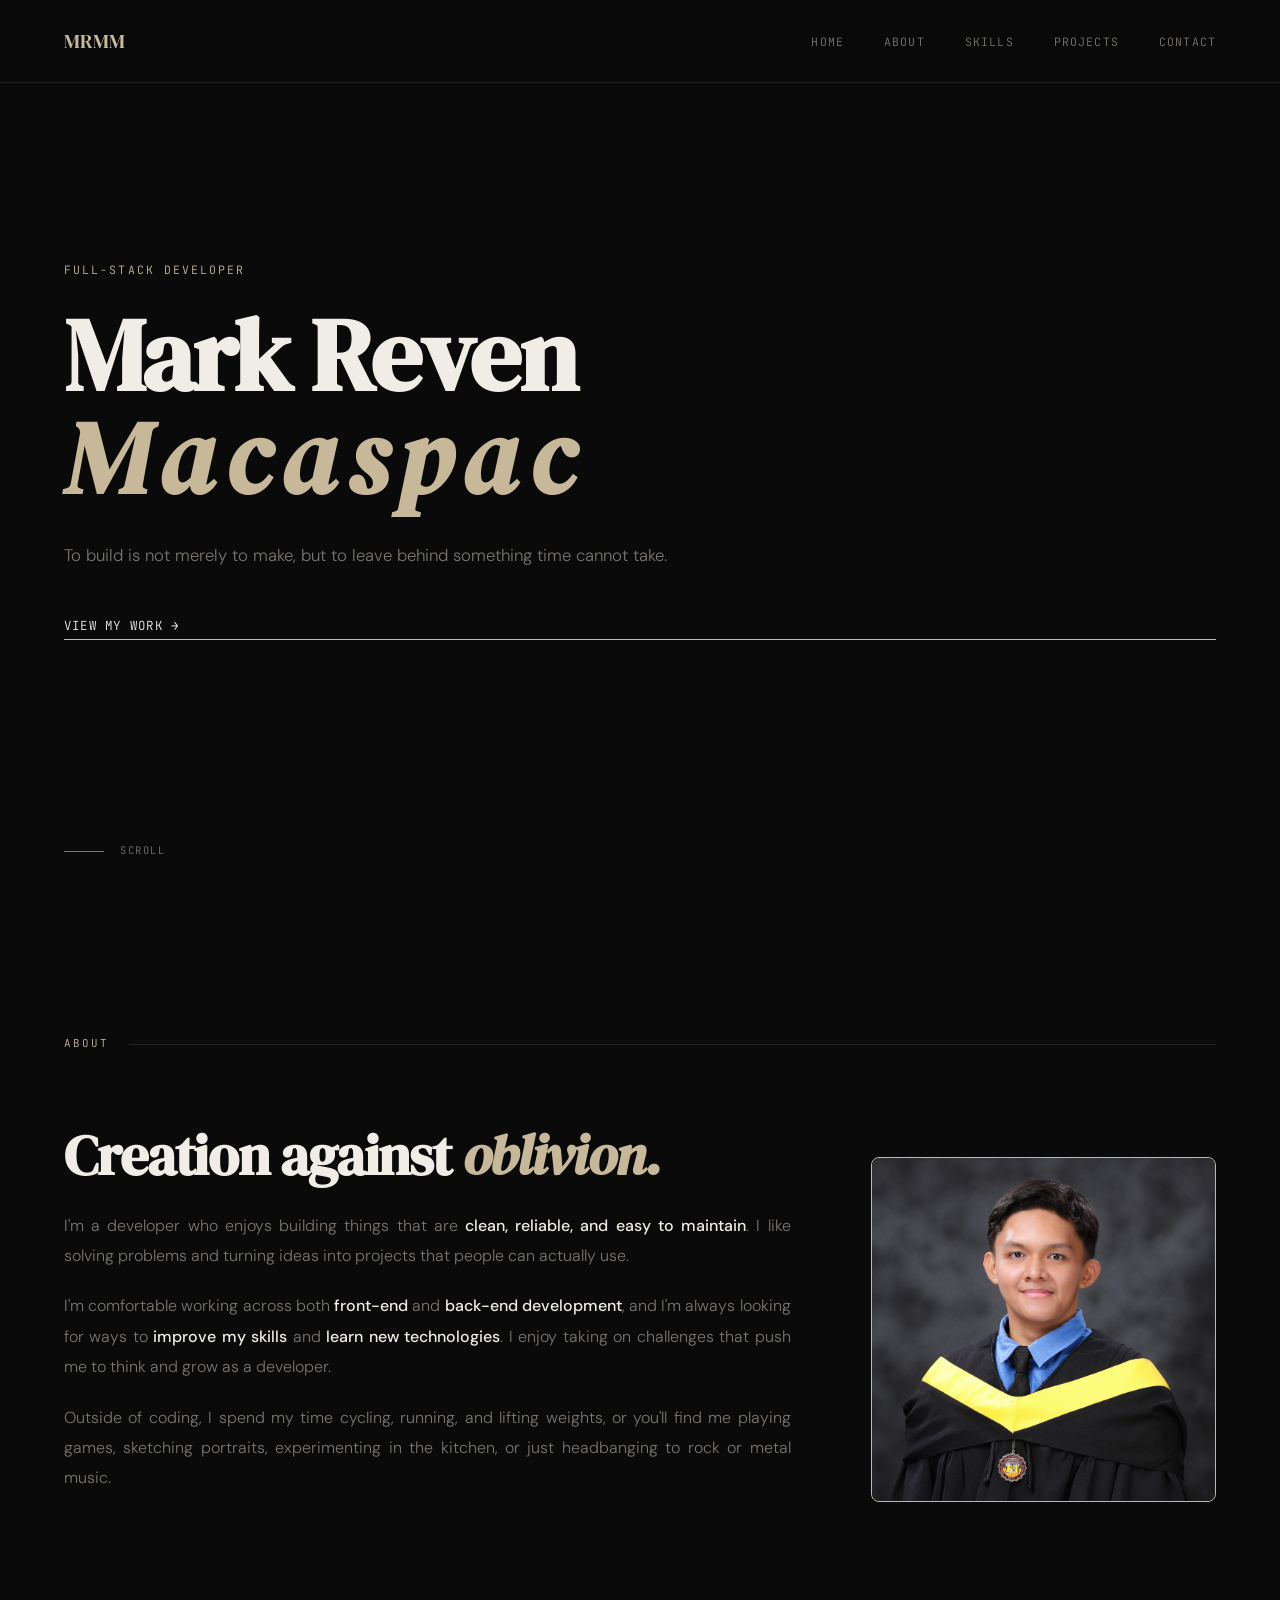
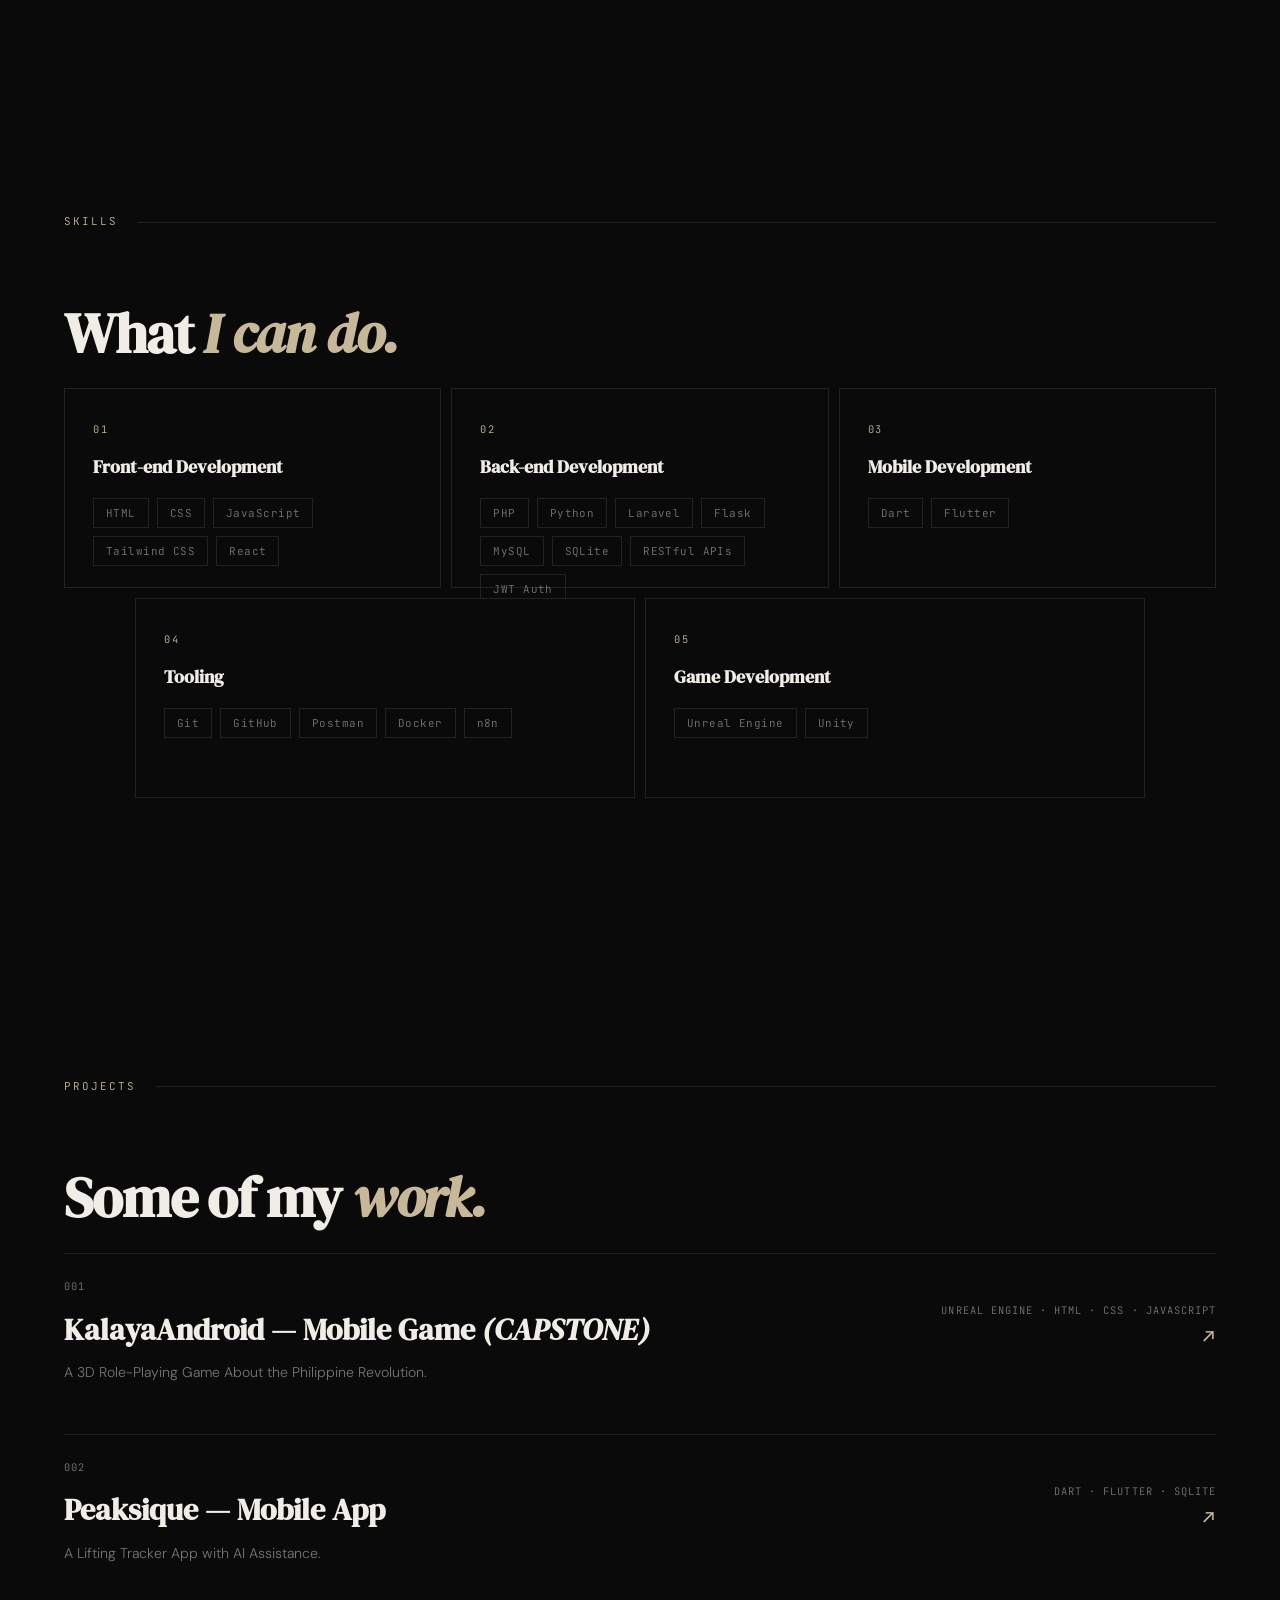
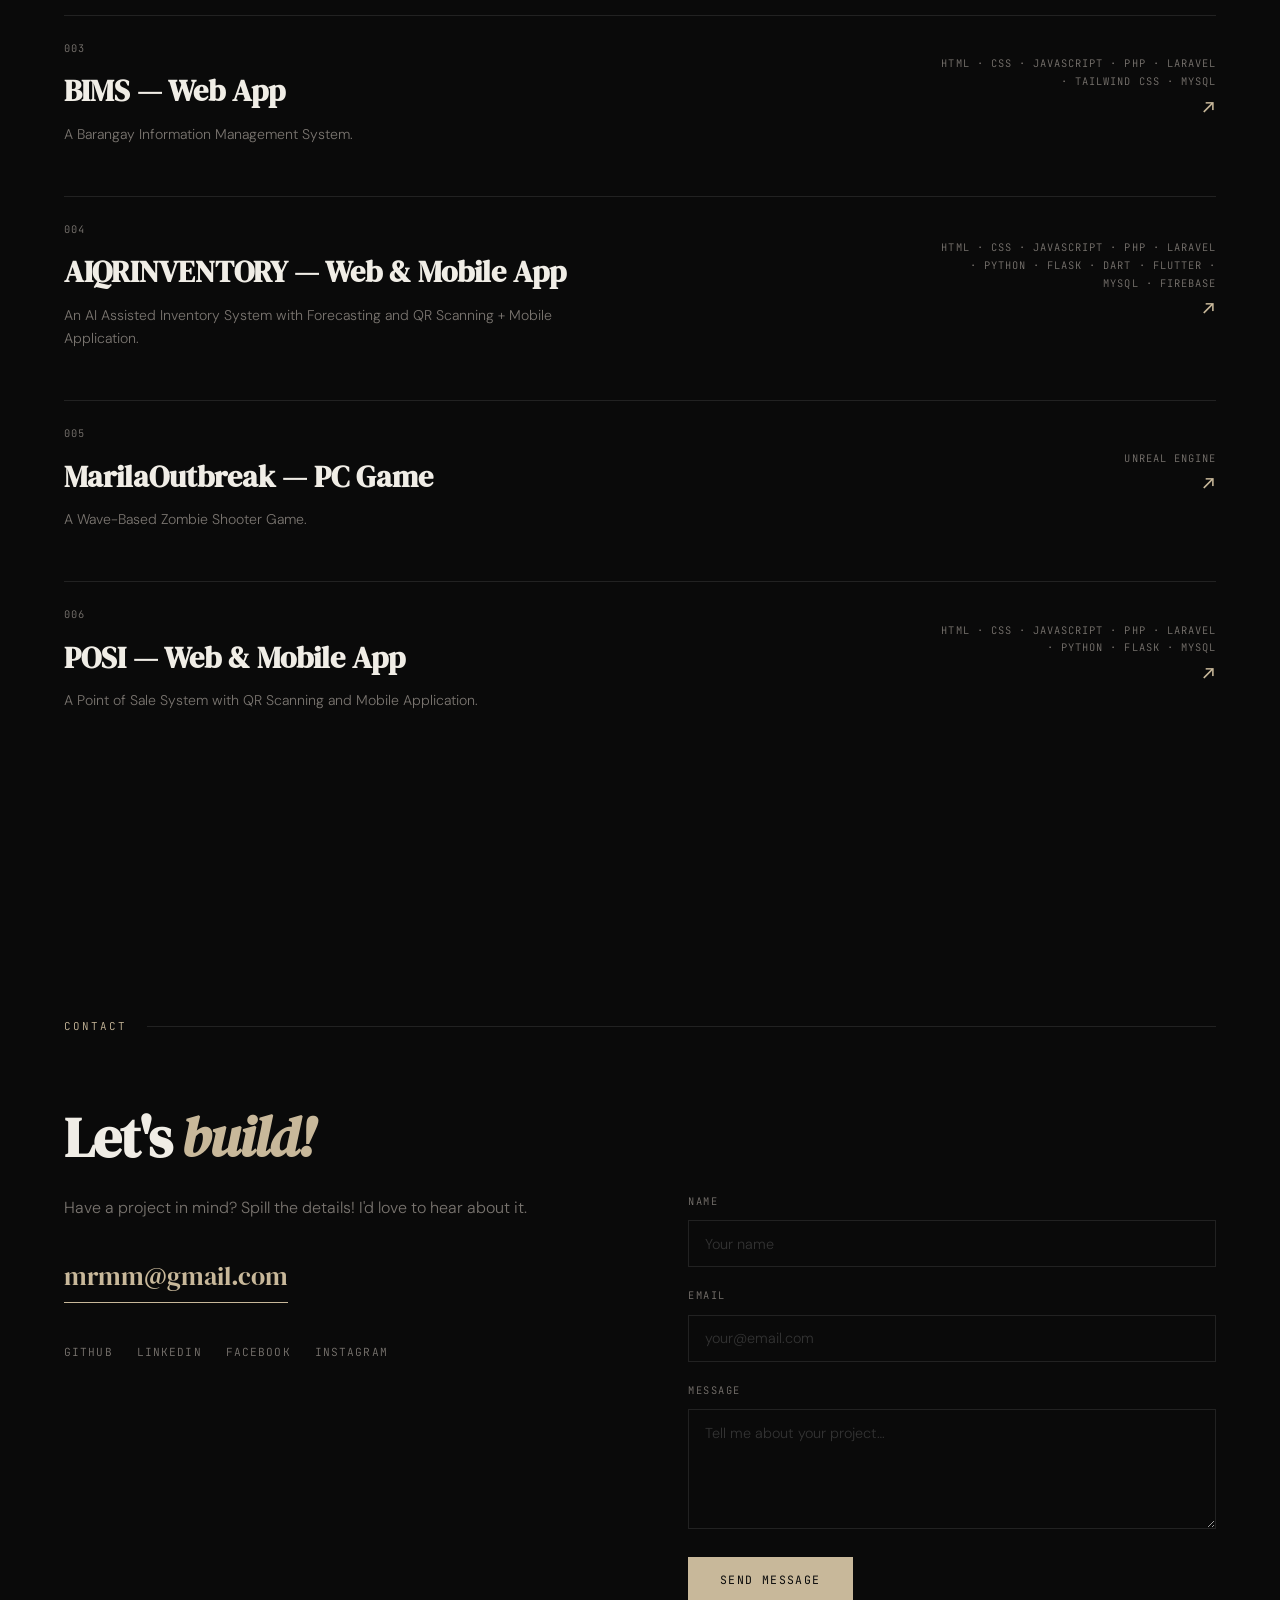
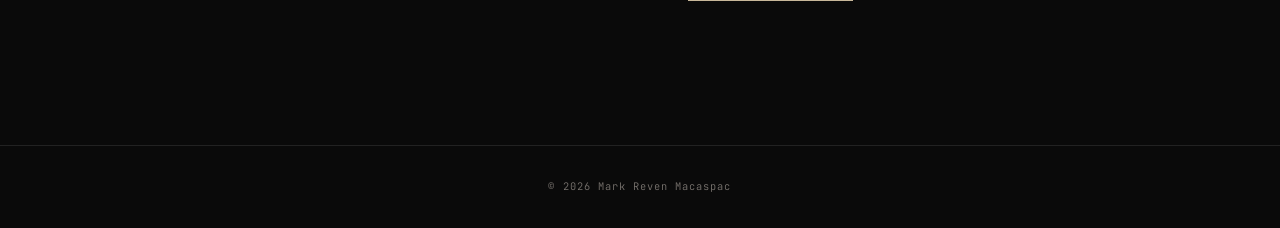
<file: index.html>
<!DOCTYPE html>
<html lang="en">
<head>
    <meta charset="UTF-8">
    <meta name="viewport" content="width=device-width, initial-scale=1.0">
    <title>Portfolio — Mark Reven Macaspac </title>
    <link rel="preconnect" href="https://fonts.googleapis.com">
    <link href="https://fonts.googleapis.com/css2?family=DM+Serif+Display:ital@0;1&family=DM+Sans:wght@300;400;500&family=JetBrains+Mono:wght@400;500&display=swap" rel="stylesheet">
    <link rel="stylesheet" href="./src/styles/main.css">

</head>
<body>
   <nav>
        <a href="#home" class="nav-logo">MRMM</a>
        <button class="nav-burger" aria-label="Toggle menu" aria-expanded="false">
            <span></span><span></span><span></span>
        </button>
        <ul class="nav-links">
            <li><a href="#home">Home</a></li>
            <li><a href="#about">About</a></li>
            <li><a href="#skills">Skills</a></li>
            <li><a href="#projects">Projects</a></li>
            <li><a href="#contact">Contact</a></li>
        </ul>
    </nav>

    <section id="home">
        <p class="home-title">Full-stack Developer</p>
        <h1 class="home-name">Mark Reven <em>Macaspac</em></h1>
        <p class="home-description">To build is not merely to make, but to leave behind something time cannot take.</p>
        <a href="#projects" class="home-button">VIEW MY WORK →</a>
        <div class="home-scroll">scroll</div>
    </section>
    
    <section id="about">
        <div class="section-rule"><div class="section-name">About</div></div>
        
        <div class="about-grid">
            
            <div class="about-text">
                <h2 class="section-heading">Creation against<em> oblivion.</em></h2>
                <p>I'm a developer who enjoys building things that are <strong> clean, reliable, and easy to maintain</strong>. I like solving problems and turning ideas into projects that people can actually use.</p>
                <p>I'm comfortable working across both <strong> front-end</strong> and <strong> back-end development</strong>, and I'm always looking for ways to <strong> improve my skills</strong> and <strong> learn new technologies</strong>. I enjoy taking on challenges that push me to think and grow as a developer.</p>
                <p>Outside of coding, I spend my time cycling, running, and lifting weights, or you'll find me playing games, sketching portraits, experimenting in the kitchen, or just headbanging to rock or metal music.</p>
            </div>
            <div class="about-image">
                <img src="./public/img/GradPic1x1.jpg" alt="Mark Reven Macaspac">
            </div>
        </div>
    </section>

    <section id="skills">
        <div class="section-rule"><div class="section-name">Skills</div></div>
        <h2 class="section-heading">What <em>I can do.</em></h2>
        <div class="skills-grid">
           
            <div class="skills-card">
                <p class="skills-card-num">01</p>
                <h3 class="skills-card-title">Front-end Development</h3>
                <div class="skills-tags">
                    <span class="skills-tag">HTML</span>
                    <span class="skills-tag">CSS</span>
                    <span class="skills-tag">JavaScript</span>
                    <span class="skills-tag">Tailwind CSS</span>
                    <span class="skills-tag">React</span>
                </div>
            </div>
            <div class="skills-card">
                <p class="skills-card-num">02</p>
                <h3 class="skills-card-title">Back-end Development</h3>
                <div class="skills-tags">
                    <span class="skills-tag">PHP</span>
                    <span class="skills-tag">Python</span>
                    <span class="skills-tag">Laravel</span>
                    <span class="skills-tag">Flask</span>
                    <span class="skills-tag">MySQL</span>
                    <span class="skills-tag">SQLite</span>
                    <span class="skills-tag">RESTful APIs</span>
                    <span class="skills-tag">JWT Auth</span>
                </div>
            </div>
            <div class="skills-card">
                <p class="skills-card-num">03</p>
                <h3 class="skills-card-title">Mobile Development</h3>
                <div class="skills-tags">
                    <span class="skills-tag">Dart</span>
                    <span class="skills-tag">Flutter</span>
                </div>
            </div>
            
            <div class="skills-card-row2">
                <div class="skills-card" id="tooling">
                    <p class="skills-card-num">04</p>
                    <h3 class="skills-card-title">Tooling</h3>
                    <div class="skills-tags">
                        <span class="skills-tag">Git</span>
                        <span class="skills-tag">GitHub</span>
                        <span class="skills-tag">Postman</span>
                        <span class="skills-tag">Docker</span>
                        <span class="skills-tag">n8n</span>
                    </div>
                </div>
                <div class="skills-card" id="game-dev">
                    <p class="skills-card-num">05</p>
                    <h3 class="skills-card-title">Game Development</h3>
                    <div class="skills-tags">
                        <span class="skills-tag">Unreal Engine</span>
                        <span class="skills-tag">Unity</span>
                    </div>
                </div>
            </div>
        </div>
    </section>

    <section id="projects">
        <div class="section-rule"><div class="section-name">Projects</div></div>
        <h2 class="section-heading">Some of my <em>work.</em></h2>
        <div class="projects-list">
            <div class="project-item">
                <div class="project-summary">
                    <div>
                        <p class="project-num">001</p>
                        <h3 class="project-name">KalayaAndroid — Mobile Game <em> (CAPSTONE)</em></h3>
                        <p class="project-desc">A 3D Role-Playing Game About the Philippine Revolution.</p>
                    </div>
                    <div class="project-tags">
                        <span class="project-stack">Unreal Engine · HTML · CSS  · Javascript</span>
                        <span class="project-arrow">↗</span>
                    </div>
                </div>
                <div class="project-preview">
                    <div class="preview-gallery-horizontal">
                        <img src="./public/img/kalayaandroidhome.png" alt="Pic">
                    </div>
                    <div class="preview-info">
                        <div class="preview-header">
                            <h3 class="preview-title">001 / MOBILE GAME (CAPSTONE)</h3>
                            <h2>KalayaAndroid</h2>
                            <p>A 3D Role-Playing Game About the Philippine Revolution.</p>
                        </div>
                        <div class="preview-about">
                            <h3 class="preview-title">About</h3>
                            <p>KalayaAndroid is an offline 3D RPG inspired by the events of the Philippine Revolution during the Spanish colonial period. Players explore historical settings, interact with characters, and experience story-driven gameplay that aims to promote awareness of Philippine history through interactive entertainment.</p>
                        </div>
                        <div class="preview-stack">
                            <h3 class="preview-title">Stack</h3>
                            <div class="stack-tags">
                                <span class="stack-tag">Unreal Engine</span>
                                <span class="stack-tag">HTML</span>
                                <span class="stack-tag">CSS</span>
                                <span class="stack-tag">Javascript</span>
                            </div>
                        </div>
                        <div class="preview-btn">
                            <a href="https://kalayaandroid.netlify.app/" class="btn-demo" target="_blank">🔗 Live Demo</a>
                        </div>
                    </div>
                </div>
            </div>
            <div class="project-item">
                <div class="project-summary">
                    <div>
                        <p class="project-num">002</p>
                        <h3 class="project-name">Peaksique — Mobile App</h3>
                        <p class="project-desc">A Lifting Tracker App with AI Assistance.</p>
                    </div>
                    <div class="project-tags">
                        <span class="project-stack">Dart · Flutter · SQLite</span>
                        <span class="project-arrow">↗</span>
                    </div>
                </div>
                <div class="project-preview">
                    <div class="preview-gallery-vertical">
                        <img src="./public/img/peaksiqueopen.jpg" alt="Pic">
                    </div>
                    <div class="preview-info">
                        <div class="preview-header">
                            <h3 class="preview-title">002 / Mobile App</h3>
                            <h2>Peaksique</h2>
                            <p>A Lifting Tracker App with AI Assistance.</p>
                        </div>
                        <div class="preview-about">
                            <h3 class="preview-title">About</h3>
                            <p>Peaksique is a fitness companion designed to help users track workouts, monitor progress, and organize training sessions. The application provides AI-assisted guidance and stores workout history locally for offline access.</p>
                        </div>
                        <div class="preview-stack">
                            <h3 class="preview-title">Stack</h3>
                            <div class="stack-tags">
                                <span class="stack-tag">Dart</span>
                                <span class="stack-tag">Flutter</span>
                                <span class="stack-tag">SQLite</span>
                            </div>
                        </div>
                        <div class="preview-btn">
                            <a class="btn-demo">🔗 Live Demo</a>
                        </div>
                    </div>
                </div>
            </div>
            <div class="project-item">
                <div class="project-summary">
                    <div>
                        <p class="project-num">003</p>
                        <h3 class="project-name">BIMS — Web App</h3>
                        <p class="project-desc">A Barangay Information Management System.</p>
                    </div>
                    <div class="project-tags">
                        <span class="project-stack">HTML · CSS · JavaScript · PHP · Laravel · Tailwind CSS · MySQL</span>
                        <span class="project-arrow">↗</span>
                    </div>
                </div>
                <div class="project-preview">
                    <div class="preview-gallery-horizontal">
                        <img src="./public/img/bimshome.png" alt="Pic">
                    </div>
                    <div class="preview-info">
                        <div class="preview-header">
                            <h3 class="preview-title">003 / Web App</h3>
                            <h2>BIMS</h2>
                            <p>A Barangay Information Management System.</p>
                        </div>
                        <div class="preview-about">
                            <h3 class="preview-title">About</h3>
                            <p>BIMS is a web-based information system developed to streamline barangay operations and record management. It centralizes resident information and simplifies administrative processes for faster and more efficient services.</p>
                        </div>
                        <div class="preview-stack">
                            <h3 class="preview-title">Stack</h3>
                            <div class="stack-tags">
                                <span class="stack-tag">Unreal Engine</span>
                                <span class="stack-tag">HTML</span>
                                <span class="stack-tag">CSS</span>
                                <span class="stack-tag">Javascript</span>
                            </div>
                        </div>
                        <div class="preview-btn">
                            <a class="btn-demo">🔗 Live Demo</a>
                        </div>
                    </div>
                </div>
            </div>
            <div class="project-item">
                <div class="project-summary">
                    <div>
                        <p class="project-num">004</p>
                        <h3 class="project-name">AIQRINVENTORY — Web & Mobile App</h3>
                        <p class="project-desc">An AI Assisted Inventory System with Forecasting and QR Scanning + Mobile Application.</p>
                    </div>
                    <div class="project-tags">
                        <span class="project-stack">HTML · CSS · JavaScript · PHP · Laravel · Python · Flask · Dart · Flutter · MySQL · Firebase</span>
                        <span class="project-arrow">↗</span>
                    </div>
                </div>
                <div class="project-preview">
                    <div class="preview-gallery-horizontal">
                        <img src="./public/img/aiqrinventorylogin.png" alt="Pic">
                    </div>
                    <div class="preview-info">
                        <div class="preview-header">
                            <h3 class="preview-title">004 / Web & Mobile App</h3>
                            <h2>AIQRINVENTORY</h2>
                            <p>An AI Assisted Inventory System with Forecasting and QR Scanning + Mobile Application.</p>
                        </div>
                        <div class="preview-about">
                            <h3 class="preview-title">About</h3>
                            <p>AIQRINVENTORY is an inventory management platform that combines AI-powered demand forecasting with QR code technology. The system helps businesses monitor stock levels, predict future demand, and manage inventory through both web and mobile applications.</p>
                        </div>
                        <div class="preview-stack">
                            <h3 class="preview-title">Stack</h3>
                            <div class="stack-tags">
                                <span class="stack-tag">HTML</span>
                                <span class="stack-tag">CSS</span>
                                <span class="stack-tag">Javascript</span>
                                <span class="stack-tag">PHP</span>
                                <span class="stack-tag">Laravel</span>
                                <span class="stack-tag">Python</span>
                                <span class="stack-tag">Flask</span>
                                <span class="stack-tag">Dart</span>
                                <span class="stack-tag">Flutter</span>
                                <span class="stack-tag">MySQL</span>
                                <span class="stack-tag">Firebase</span>
                            </div>
                        </div>
                        <div class="preview-btn">
                            <a class="btn-demo">🔗 Live Demo</a>
                        </div>
                    </div>
                </div>
            </div>
            <div class="project-item">
                <div class="project-summary">
                    <div>
                        <p class="project-num">005</p>
                        <h3 class="project-name">MarilaOutbreak — PC Game</h3>
                        <p class="project-desc">A Wave-Based Zombie Shooter Game.</p>
                    </div>
                    <div class="project-tags">
                        <span class="project-stack">Unreal Engine</span>
                        <span class="project-arrow">↗</span>
                    </div>
                </div>
                <div class="project-preview">
                    <div class="preview-gallery-horizontal">
                        <img src="./public/img/marilaoutbreakhome.png" alt="Pic">
                    </div>
                    <div class="preview-info">
                        <div class="preview-header">
                            <h3 class="preview-title">005 / PC Game</h3>
                            <h2>MarilaOutbreak</h2>
                            <p>A Wave-Based Zombie Shooter Game.</p>
                        </div>
                        <div class="preview-about">
                            <h3 class="preview-title">About</h3>
                            <p>MarilaOutbreak is a survival shooter where players defend themselves against increasingly difficult waves of zombies in Marilao public market. The project focuses on gameplay mechanics, enemy AI, and wave progression systems.</p>
                        </div>
                        <div class="preview-stack">
                            <h3 class="preview-title">Stack</h3>
                            <div class="stack-tags">
                                <span class="stack-tag">Unreal Engine</span>
                            </div>
                        </div>
                        <div class="preview-btn">
                            <a class="btn-demo">🔗 Live Demo</a>
                        </div>
                    </div>
                </div>
            </div>
            <div class="project-item">
                <div class="project-summary">
                    <div>
                        <p class="project-num">006</p>
                        <h3 class="project-name">POSI — Web & Mobile App</h3>
                        <p class="project-desc">A Point of Sale System with QR Scanning and Mobile Application.</p>
                    </div>
                    <div class="project-tags">
                        <span class="project-stack">HTML · CSS · JavaScript · PHP · Laravel · Python · Flask · MySQL</span>
                        <span class="project-arrow">↗</span>
                    </div>
                </div>
                <div class="project-preview">
                    <div class="preview-gallery-horizontal">
                        <img src="./public/img/posilogin.png" alt="Pic">
                    </div>
                    <div class="preview-info">
                        <div class="preview-header">
                            <h3 class="preview-title">006 / Web & Mobile App</h3>
                            <h2>POSI</h2>
                            <p>A Point of Sale System with QR Scanning and Mobile Application.</p>
                        </div>
                        <div class="preview-about">
                            <h3 class="preview-title">About</h3>
                            <p>POSI is a point-of-sale platform designed to simplify sales and inventory operations. The system supports QR-based transactions and provides a mobile companion application for managing products and monitoring sales data.</p>
                        </div>
                        <div class="preview-stack">
                            <h3 class="preview-title">Stack</h3>
                            <div class="stack-tags">
                                <span class="stack-tag">HTML</span>
                                <span class="stack-tag">CSS</span>
                                <span class="stack-tag">Javascript</span>
                                <span class="stack-tag">PHP</span>
                                <span class="stack-tag">Laravel</span>
                                <span class="stack-tag">Python</span>
                                <span class="stack-tag">Flask</span>
                                <span class="stack-tag">Mysql</span>
                        </div>
                        <div class="preview-btn">
                            <a class="btn-demo">🔗 Live Demo</a>
                        </div>
                    </div>
                </div>
            </div>
        </div>
    </section>

    <section id="contact">
        <div class="section-rule"><div class="section-name">Contact</div></div>
        <h2 class="section-heading">Let's <em>build!</em></h2>
        <div class="contact-info">
           <div class="contact-left">
                <p>Have a project in mind? Spill the details! I'd love to hear about it.</p>
                <a href="mailto:mrmm@gmail.com" class="contact-email">mrmm@gmail.com</a>
                <div class="contact-socials">
                    <a href="https://github.com/Feeder029" target="_blank" class="social-links">GitHub</a>
                    <a href="https://linkedin.com/in/mrmmp" target="_blank" class="social-links">LinkedIn</a>
                    <a href="https://www.facebook.com/MRMMP" target="_blank" class="social-links">Facebook</a>
                    <a href="https://www.instagram.com/mrmmpss/" target="_blank" class="social-links">Instagram</a>
                </div>
           </div>
           <div class="contact-form">
                <div>
                    <label class="form-label">Name</label>
                    <input type="text" class="form-input" placeholder="Your name">
                </div>
                <div>
                    <label class="form-label">Email</label>
                    <input type="email" class="form-input" placeholder="your@email.com">
                </div>
                <div>
                    <label class="form-label">Message</label>
                    <textarea class="form-textarea" placeholder="Tell me about your project…"></textarea>
                </div>
                <button class="btn-send">Send message</button>
           </div>
        </div>
    </section>

    <footer>
        <p>&copy; 2026 Mark Reven Macaspac</p>
       
    </footer>

    <script src="./src/scripts/main.js"></script>
</body>
</html>
</file>
<file: src/styles/main.css>
:root {
    --bg: #0A0A0A;
    --surface: #141414;
    --border: #222222;
    --text: #F0EDE6;
    --muted: #7A7570;
    --accent: #C8B89A;
    --font-mono: 'JetBrains Mono', monospace;
    --font-serif: 'DM Serif Display', serif;
}

* {
    box-sizing: border-box;
    margin: 0;
    padding: 0;
}

html {
    scroll-behavior: smooth;
}

body {
    background-color: var(--bg);
    color: var(--text);
    font-family: 'DM Sans', sans-serif;
    font-weight: 300;
    line-height: 1.7;
    overflow-x: hidden;
}

nav {
    position: fixed;
    top: 0;
    left: 0;
    right: 0;
    z-index: 100;
    display: flex;
    justify-content: space-between;
    align-items: center;
    padding: 1.5rem 5vw;
    background-color: rgba(10, 10, 10, 0.88);
    backdrop-filter: blur(10px);
    border-bottom: 1px solid var(--border);
}

.nav-burger {
    display: none;
    flex-direction: column;
    justify-content: center;
    gap: 5px;
    background: none;
    border: none;
    cursor: pointer;
    padding: 4px;
    z-index: 300;
}

.nav-burger span {
    display: block;
    width: 22px;
    height: 1px;
    background: var(--text);
    transition: transform 0.25s ease, opacity 0.25s ease;
    transform-origin: center;
}

.nav-burger.open span:nth-child(1) { 
    transform: translateY(6px) rotate(45deg); 
}
.nav-burger.open span:nth-child(2) { 
    opacity: 0; 
}
.nav-burger.open span:nth-child(3) { 
    transform: translateY(-6px) rotate(-45deg); 
}

.nav-logo {
    font-family: var(--font-serif);
    font-size: 1.25rem;
    color: var(--accent);
    text-decoration: none;
}

.nav-links {
    display: flex;
    gap: 2.5rem;
    list-style: none;
}

.nav-links a{
    font-family: var(--font-mono);
    font-size: 0.72rem;
    letter-spacing: 0.1em;
    text-decoration: none;
    color: var(--muted);
    text-transform: uppercase;
    transition: color 0.2s ease;
}

.nav-links a:hover{
    color: var(--text);
}

#home {
    min-height: 100vh;
    display: flex;
    flex-direction: column;
    justify-content: center;
    padding: 0 5vw;
    position: relative;
    overflow: hidden;
}

.home-title {
    font-family: var(--font-mono);
    font-size: 0.72rem;
    letter-spacing: 0.18em;
    text-transform: uppercase;
    color: var(--accent);
    margin-bottom: 1.5rem;
}

.home-name {
    font-family: var(--font-serif);
    font-size: clamp(3rem, 8vw, 7rem);
    line-height: 1.0;
    letter-spacing: -0.02em;
    color: var(--text);
    max-width: 14ch;
}

.home-name em {
    font-style: italic;
    color: var(--accent);
    letter-spacing: 0.1em;
}

.home-description {
    margin-top: 2rem;
    font-size: 1.05rem;
    max-width: 65ch;
    font-weight: 300;
    line-height: 1.8;
    color: var(--muted);
}

.home-button {
    display: inline-flex;
    align-items: center;
    gap: 0.75rem;
    margin-top: 2.75rem;
    font-family: var(--font-mono);
    font-size: 0.78rem;
    letter-spacing: 0.1em;
    text-transform: uppercase;
    color: var(--text);
    text-decoration: none;
    border-bottom: 1px solid var(--accent);
    padding-bottom: 0.2rem;
    transition: color 0.2s ease, border-color 0.2s ease;
}

.home-button:hover {
    color: var(--accent);
}

.home-scroll {
    position: absolute;
    bottom: 2.5rem;
    left: 5vw;
    display: flex;
    align-items: center;
    gap: 1rem;
    font-family: var(--font-mono);
    font-size: 0.65rem;
    letter-spacing: 0.15em;
    text-transform: uppercase;
    color: var(--muted);
}

.home-scroll::before {
    content: '';
    display: block;
    width: 40px;
    height: 1px;
    background: var(--muted);
}

section {
    padding: 9rem 5vw;
}

.section-rule {
    width: 100%;
    height: 1px;
    background: var(--border);
    margin-bottom: 5rem;
    position: relative;
}

.section-name {
    position: absolute;
    top: -0.6rem;
    left: 0;
    font-family: var(--font-mono);
    font-size: 0.68rem;
    letter-spacing: 0.18em;
    text-transform: uppercase;
    color: var(--accent);
    background: var(--bg);
    padding-right: 1.25rem;
}

.section-heading {
    font-family: var(--font-serif);
    font-size: clamp(2rem, 4.5vw, 3.5rem);
    line-height: 1.1;
    letter-spacing: -0.02em;
    color: var(--text);
    margin-bottom: 1.5rem;
}

.section-heading em {
    font-style: italic;
    color: var(--accent);
}

.about-grid {
    display: flex;
    flex-direction: row;
    gap: 5rem;
    align-items:center;
}

.about-text {
    color: var(--muted);
    font-size: 1rem;
    line-height: 1.9;
    margin-bottom: 1.25rem;
}

.about-text p {
    color: var(--muted);
    font-size: 1rem;
    line-height: 1.9;
    margin-bottom: 1.25rem;
    text-align: justify;
}

.about-text p strong {
    color: var(--text);
    font-weight: 500;
}

.about-image {
    width: 70%;
    aspect-ratio: 1 / 1;
    border-radius: 8px;
    border: 1px solid var(--accent);
    overflow: hidden;
}

.about-image img {
    width: 100%;
    height: 100%;
    object-fit: cover;
    border-radius: 8px;
}

.skills-grid {
    display: grid;
    grid-template-columns: repeat(3, 1fr);
    gap: 10px;
}

.skills-card-row2{
    grid-column: 1 / -1;
    display: flex;
    justify-content:center;
    gap: 10px;
}

#tooling, #game-dev {
    width: 500px;
    height: 200px;
}

.skills-card{
    background: var(--bg);
    padding: 2rem 1.75rem;
    transition: background 0.2s ease;
    border: 1px solid var(--border);
    max-width: 500px;
    max-height: 200px;
    box-sizing: border-box;
}

.skills-card:hover {
    background: var(--surface);
}

.skills-card-num {
    font-family: var(--font-mono);
    font-size: 0.65rem;
    letter-spacing: 0.15em;
    text-transform: uppercase;
    color: var(--accent);
    margin-bottom: 0.75rem;
}

.skills-card-title {
    font-family: var(--font-serif);
    font-size: 1.15rem;
    color: var(--text);
    margin-bottom: 1rem;
}

.skills-tags {
    display: flex;
    flex-wrap: wrap;
    gap: 0.5rem;
}

.skills-tag {
    font-family: var(--font-mono);
    font-size: 0.68rem;
    padding: 0.3rem 0.75rem;
    border: 1px solid var(--border);
    color: var(--muted);
    letter-spacing: 0.04em;
    transition: border-color 0.2s, color 0.2s;
    cursor: default;
}

.skills-tag:hover {
    border-color: var(--accent);
    color: var(--accent);
}

.projects-list {
    display: flex;
    flex-direction: column;
    gap: 1.5rem;
}

.project-summary {
    display: grid;
    grid-template-columns: 3fr 1fr;
    align-items: center;
    padding: 1.5rem 0;
    gap: 2rem;
    cursor: pointer;
    transition: padding-left 0.25s;
}

.project-summary:first-child {
    border-top: 1px solid var(--border);
}

.project-summary:hover {
    padding-left: 1rem;
}

.project-num {
    font-family: var(--font-mono);
    font-size: 0.65rem;
    color: var(--muted);
    margin-bottom: 0.5rem;
    letter-spacing: 0.1em;
}

.project-name {
    font-family: var(--font-serif);
    font-size: clamp(1.3rem, 2.5vw, 1.9rem);
    color: var(--text);
    transition: color 0.2s;
}

.project-summary:hover .project-name {
    color: var(--accent);
}

.project-desc{
    font-size: 0.88rem;
    color: var(--muted);
    margin-top: 0.35rem;
    max-width: 55ch;
}

.project-tags {
    text-align: right;
}

.project-tags {
    font-family: var(--font-mono);
    font-size: 0.65rem;
    letter-spacing: 0.1em;
    text-transform: uppercase;
    color: var(--muted);
    display: block;
    margin-bottom: 0.5rem;
}

.project-arrow{
    font-size: 1.2rem;
    color: var(--accent);
    display: block;
    transition: transform 0.2s;
}

.project-summary:hover .project-arrow {
    transform: translate(4px, -4px);
}

.project-preview{
    display: grid;
    border-top: 1px solid var(--border); 
    grid-template-columns: 1fr 1fr;
    text-align: left;
    align-items: start;
    justify-items: center;
    gap: 10px;
    padding: 0;
    transition: max-height .5s ease, opacity .3s ease, padding .5s ease;
    overflow: hidden;
    opacity: 0;
    max-height: 0;
}

.project-item.active .project-preview {
    opacity: 1;
    max-height: 1000px;
    padding: 2.5rem 0;
}

.preview-gallery-horizontal {
    width: 70%;
    aspect-ratio: 1.5 / 1;
    border-radius: 8px;
    border: 1px solid var(--muted);
    overflow: hidden;
}

.preview-gallery-vertical    {
    width: 40%;
    aspect-ratio: 1 / 1.5;
    border-radius: 8px;
    border: 1px solid var(--muted);
    overflow: hidden;
}

.project-preview img {
    width: 100%;
    height: 100%;
    object-fit: fill;
    border-radius: 8px;
}

.preview-info{
    display: flex;
    flex-direction: column;
    gap: 10px;
    
}

.preview-title {
    font-family: var(--font-mono);
    font-size: 1rem;
    color: var(--muted);
    text-transform: uppercase;
    letter-spacing: 0.1em;
}

.preview-header, .preview-about, .preview-stack {
    border-bottom: 1px solid var(--border); 
}

.preview-header h2{
    font-family: var(--font-serif);
    font-size: clamp(1.3rem, 2.5vw, 1.9rem);
    color: var(--accent);
    transition: color 0.2s;
}

.preview-info p{
    color: var(--text);
    font-size: 1rem;
    line-height: 1.9;
    margin-bottom: 1.25rem;
    text-align: justify;
}

.stack-tags {
    display: flex;
    flex-wrap: wrap;
    gap: 0.5rem;
    padding: 10px 0;
}

.stack-tag {
    font-family: var(--font-mono);
    font-size: 0.68rem;
    padding: 0.3rem 0.75rem;
    border: 1px solid var(--border);
    color: var(--muted);
    letter-spacing: 0.04em;
    transition: border-color 0.2s, color 0.2s;
    cursor: default;
}

.stack-tag:hover {
    border-color: var(--accent);
    color: var(--accent);
}

.preview-btn {
    padding: 10px 0;
}

.btn-demo {
    background: var(--bg);
    color: var(--text);
    border: 1px solid var(--text);
    font-family: var(--font-mono);
    font-size: 0.72rem;
    letter-spacing: 0.12em;
    text-transform: uppercase;
    padding: 0.9rem 2rem;
    cursor: pointer;
    transition: opacity 0.2s;
    text-decoration: none;
}

.contact-info{
    display: grid;
    grid-template-columns: 1fr 1fr;
    gap: 6rem;
    align-items: start;
}

.contact-left p {
    color: var(--muted);
    font-size: 1rem;
    line-height: 1.9;
    margin-bottom: 2rem;
}

.contact-email {
    font-family: var(--font-serif);
    font-size: clamp(1.1rem, 2.5vw, 1.6rem);
    color: var(--accent);
    text-decoration: none;
    border-bottom: 1px solid var(--accent);
    padding-bottom: 0.2rem;
    transition: opacity 0.2s;
    display: inline-block;
}

.contact-email:hover {
    opacity: 0.8;
}

.contact-socials {
    display: flex;
    gap: 1.5rem;
    margin-top: 2.5rem;
}

.social-links {
    font-family: var(--font-mono);
    font-size: 0.7rem;
    letter-spacing: 0.1em;
    text-transform: uppercase;
    color: var(--muted);
    text-decoration: none;
    border-bottom: 1px solid transparent;
    padding-bottom: 0.1rem;
    transition: color 0.2s, border-color 0.2s;
}

.social-links:hover {
    color: var(--accent);
    border-color: var(--accent);
}

.contact-form {
    display: flex;
    flex-direction: column;
    gap: 1.25rem;
}

.form-label {
    display: block;
    font-family: var(--font-mono);
    font-size: 0.65rem;
    letter-spacing: 0.15em;
    text-transform: uppercase;
    color: var(--muted);
    margin-bottom: 0.6rem;
}

.form-input, .form-textarea {
    width: 100%;
    background: transparent;
    border: 1px solid var(--border);
    color: var(--text);
    font-family: 'DM Sans', sans-serif;
    font-size: 0.9rem;
    font-weight: 300;
    padding: 0.85rem 1rem;
    outline: none;
    transition: border-color 0.2s;
}

.form-input:focus, .form-textarea:focus { 
    border-color: var(--accent); 
}
.form-textarea { 
    resize: vertical; min-height: 120px; 
}
.form-input::placeholder, .form-textarea::placeholder { 
    color: #333; 
}

.btn-send {
    align-self: flex-start;
    background: var(--accent);
    color: var(--bg);
    border: none;
    font-family: var(--font-mono);
    font-size: 0.72rem;
    letter-spacing: 0.12em;
    text-transform: uppercase;
    padding: 0.9rem 2rem;
    cursor: pointer;
    transition: opacity 0.2s;
}

footer {
    border-top: 1px solid var(--border);
    padding: 2rem 5vw;
    display: flex;
    justify-content: center;
    align-items: center;
}

footer p {
    font-family: var(--font-mono);
    font-size: 0.65rem;
    letter-spacing: 0.1em;
    color: var(--muted);
}

@media (max-width: 900px) {
 
    nav {
        padding: 1.25rem 4vw;
    }
 
    .nav-links {
        gap: 1.5rem;
    }
 
    #home {
        padding: 0 4vw;
    }
 
    .about-grid {
        flex-direction: column;
        gap: 2.5rem;
    }
 
    .about-image {
        width: 55%;
        align-self: center;
    }

    .skills-grid {
        grid-template-columns: repeat(2, 1fr);
    }
 
    .skills-card-row2 {
        grid-column: 1 / -1;
        justify-content: center;
    }
 
    #tooling,
    #game-dev {
        width: auto;
    }
 
    .project-preview {
        grid-template-columns: 1fr;
        justify-items: start;
    }
 
    .preview-gallery-horizontal {
        width: 100%;
    }
 
    .preview-gallery-vertical {
        width: 55%;
    }
 
    .contact-info {
        grid-template-columns: 1fr;
        gap: 3rem;
    }
}
 
@media (max-width: 600px) {

    .nav-burger {
        display: flex;
    }

    nav {
        padding: 1rem 5vw;
    }

    .nav-links {
        display: none;
        position: fixed;
        top: 57px;
        left: 0;
        right: 0;
        background: rgba(10, 10, 10, 0.97);
        backdrop-filter: blur(10px);
        border-bottom: 1px solid var(--border);
        flex-direction: column;
        align-items: center;
        gap: 0;
        z-index: 200;
        padding: 0;
    }

    .nav-links.open {
        display: flex;
    }

    .nav-links li {
        width: 100%;
        border-top: 1px solid var(--border);
    }

    .nav-links a {
        display: block;
        width: 100%;
        padding: 1.1rem 5vw;
        font-size: 0.72rem;
        letter-spacing: 0.18em;
        text-align: left;
    }

    section {
        padding: 6rem 5vw;
    }

    .section-heading {
        text-align: center;
    }

    #home {
        padding: 0 5vw;
        padding-top: 6rem;
        align-items: center;
        text-align: center;
    }

    .home-name {
        max-width: 100%;
    }

    .home-button {
        align-self: center;
    }

    .home-scroll {
        display: none;
    }

    .about-grid {
        align-items: center;
        text-align: center;
    }

    .about-text p {
        text-align: center;
    }

    .about-image {
        width: 80%;
        align-self: center;
        order: -1;
    }

    .skills-grid {
        grid-template-columns: 1fr;
    }

    .skills-card {
        max-width: 100%;
        max-height: none;
        text-align: center;
    }

    .skills-card-row2 {
        flex-direction: column;
    }

    .skills-tags {
        justify-content: center;
    }

    #tooling,
    #game-dev {
        width: 100%;
        height: auto;
    }

    .project-summary {
        grid-template-columns: 1fr;
        gap: 0.75rem;
        justify-items: center;
    }

    .project-num,
    .project-name,
    .project-desc {
        text-align: center;
    }

    .project-tags {
        text-align: center;
    }

    .project-arrow {
        display: none;
    }

    .preview-gallery-horizontal{
        width: 100%;
        aspect-ratio: 16 / 9;
    }

    .preview-gallery-vertical {
        width: 55%;
        justify-self: center;
        aspect-ratio: 1 / 1.5;
    }

    .preview-info {
        align-items: center;
        text-align: center;
    }

    .preview-info p {
        text-align: center;
    }

    .stack-tags {
        justify-content: center;
    }

    .preview-btn {
        display: flex;
        justify-content: center;
    }

    .contact-left {
        text-align: center;
    }

    .contact-left p {
        text-align: center;
    }

    .contact-socials {
        justify-content: center;
        flex-wrap: wrap;
        gap: 1rem;
    }

    .btn-send,
    .btn-demo {
        width: 100%;
        text-align: center;
    }

    .btn-send {
        align-self: center;
    }
}
 
@media (max-width: 380px) {
 
    .about-image {
        width: 95%;
    }
 
    .contact-info {
        gap: 2rem;
    }
}
</file>
